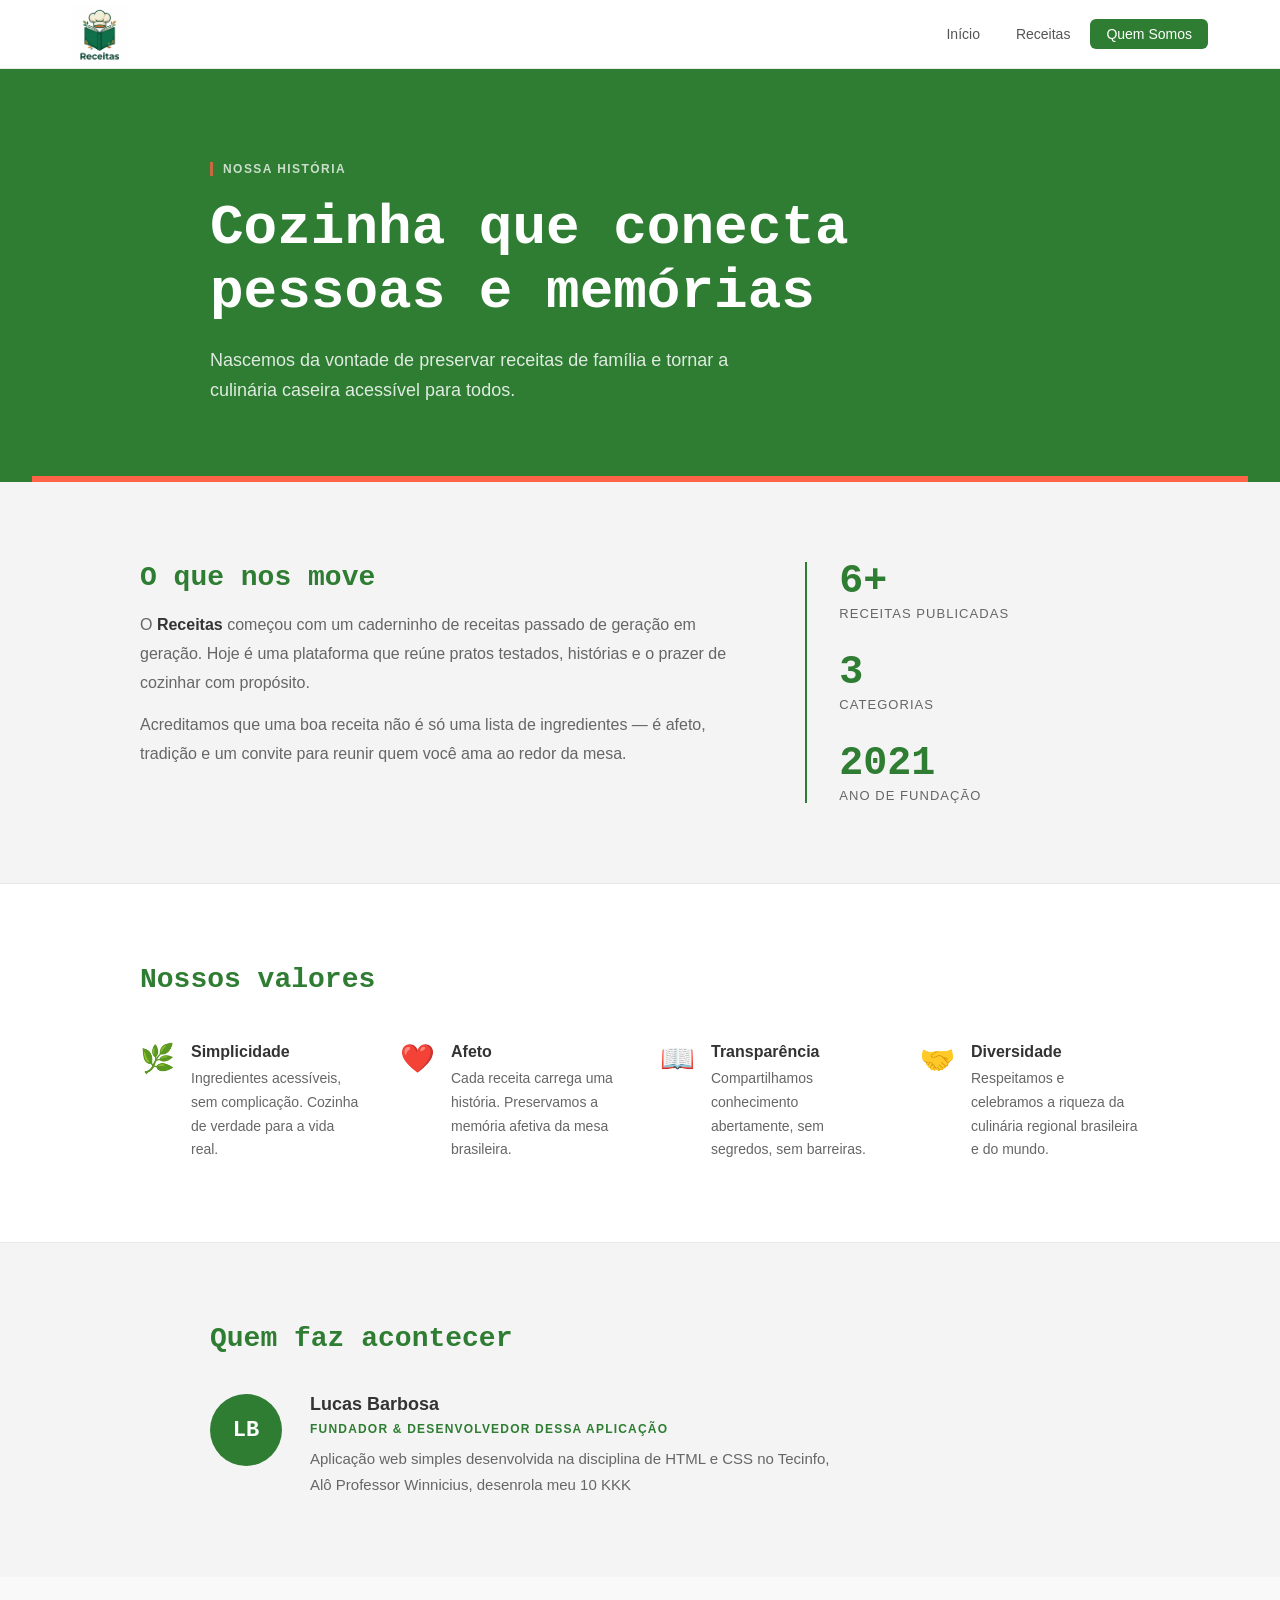
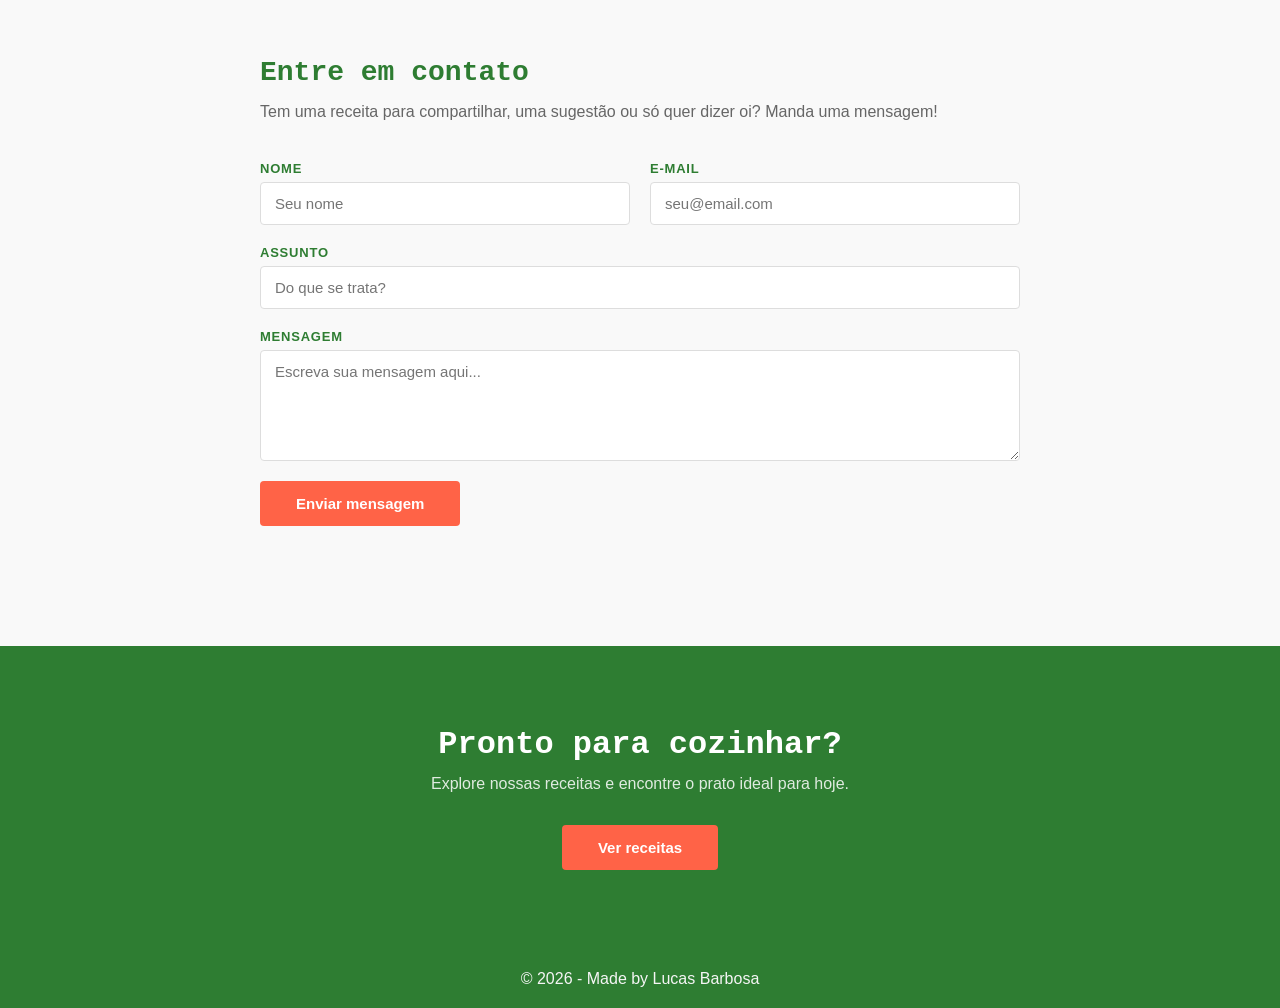
<file: HTML/quem-somos.html>
<!DOCTYPE html>
<html lang="pt-br">
<head>
    <meta charset="UTF-8">
    <meta name="viewport" content="width=device-width, initial-scale=1.0">
    <title>Quem Somos – Receitas</title>
    <link rel="stylesheet" href="../CSS/index.css">
    <link rel="stylesheet" href="../CSS/quem-somos.css">
</head>
<body>

<header>
    <nav>
        <div class="nav-logo">
            <img src="../images/logo.png" alt="Logo das Receitas">
        </div>
        <ul>
            <li><a href="../index.html#">Início</a></li>
            <li><a href="../index.html#container-cards">Receitas</a></li>
            <li><a href="quem-somos.html" class="active">Quem Somos</a></li>
        </ul>
    </nav>
</header>

<main>

    <!-- Hero -->
    <section class="qs-hero">
        <div class="qs-hero-inner">
            <span class="qs-label">Nossa história</span>
            <h1>Cozinha que conecta<br>pessoas e memórias</h1>
            <p>Nascemos da vontade de preservar receitas de família e tornar a culinária caseira acessível para todos.</p>
        </div>
        <div class="qs-hero-bar"></div>
    </section>

    <!-- Missão + Números -->
    <section class="qs-about">
        <div class="qs-about-inner">
            <div class="qs-about-text">
                <h2>O que nos move</h2>
                <p>
                    O <strong>Receitas</strong> começou com um caderninho de receitas passado de geração em geração.
                    Hoje é uma plataforma que reúne pratos testados, histórias e o prazer de cozinhar com propósito.
                </p>
                <p>
                    Acreditamos que uma boa receita não é só uma lista de ingredientes — é afeto,
                    tradição e um convite para reunir quem você ama ao redor da mesa.
                </p>
            </div>
            <div class="qs-stats">
                <div class="qs-stat">
                    <span class="qs-stat-num">6+</span>
                    <span class="qs-stat-label">Receitas publicadas</span>
                </div>
                <div class="qs-stat">
                    <span class="qs-stat-num">3</span>
                    <span class="qs-stat-label">Categorias</span>
                </div>
                <div class="qs-stat">
                    <span class="qs-stat-num">2021</span>
                    <span class="qs-stat-label">Ano de fundação</span>
                </div>
            </div>
        </div>
    </section>

    <!-- Valores -->
    <section class="qs-values-section">
        <div class="qs-values-inner">
            <h2>Nossos valores</h2>
            <div class="qs-values-list">
                <div class="qs-value-item">
                    <div class="qs-value-icon">🌿</div>
                    <div>
                        <h3>Simplicidade</h3>
                        <p>Ingredientes acessíveis, sem complicação. Cozinha de verdade para a vida real.</p>
                    </div>
                </div>
                <div class="qs-value-item">
                    <div class="qs-value-icon">❤️</div>
                    <div>
                        <h3>Afeto</h3>
                        <p>Cada receita carrega uma história. Preservamos a memória afetiva da mesa brasileira.</p>
                    </div>
                </div>
                <div class="qs-value-item">
                    <div class="qs-value-icon">📖</div>
                    <div>
                        <h3>Transparência</h3>
                        <p>Compartilhamos conhecimento abertamente, sem segredos, sem barreiras.</p>
                    </div>
                </div>
                <div class="qs-value-item">
                    <div class="qs-value-icon">🤝</div>
                    <div>
                        <h3>Diversidade</h3>
                        <p>Respeitamos e celebramos a riqueza da culinária regional brasileira e do mundo.</p>
                    </div>
                </div>
            </div>
        </div>
    </section>

    <!-- Time -->
    <section class="qs-team-section">
        <div class="qs-team-inner">
            <h2>Quem faz acontecer</h2>
            <div class="qs-team-row">
                <div class="qs-team-member">
                    <div class="qs-avatar">LB</div>
                    <div class="qs-member-info">
                        <h3>Lucas Barbosa</h3>
                        <span class="qs-role">Fundador & Desenvolvedor dessa Aplicação</span>
                        <p>Aplicação web simples desenvolvida na disciplina de HTML e CSS no Tecinfo, <br>
                            Alô Professor Winnicius, desenrola meu 10 KKK</p>
                    </div>
                </div>
            </div>
        </div>
    </section>

    <!-- Contato -->
    <section class="qs-contact-section">
        <div class="qs-contact-inner">
            <h2>Entre em contato</h2>
            <p>Tem uma receita para compartilhar, uma sugestão ou só quer dizer oi? Manda uma mensagem!</p>

            <div class="qs-contact-form">
                <div class="qs-form-row">
                    <div class="qs-form-group">
                        <label for="contact-name">Nome</label>
                        <input type="text" id="contact-name" placeholder="Seu nome">
                    </div>
                    <div class="qs-form-group">
                        <label for="contact-email">E-mail</label>
                        <input type="email" id="contact-email" placeholder="seu@email.com">
                    </div>
                </div>
                <div class="qs-form-group">
                    <label for="contact-subject">Assunto</label>
                    <input type="text" id="contact-subject" placeholder="Do que se trata?">
                </div>
                <div class="qs-form-group">
                    <label for="contact-message">Mensagem</label>
                    <textarea id="contact-message" rows="5" placeholder="Escreva sua mensagem aqui..."></textarea>
                </div>
                <button class="qs-contact-btn" onclick="enviarContato()">Enviar mensagem</button>
                <p class="qs-contact-feedback" id="contact-feedback"></p>
            </div>
        </div>
    </section>

    <section class="qs-cta">
        <div class="qs-cta-inner">
            <h2>Pronto para cozinhar?</h2>
            <p>Explore nossas receitas e encontre o prato ideal para hoje.</p>
            <a href="../index.html#container-cards" class="qs-cta-btn">Ver receitas</a>
        </div>
    </section>

</main>

<footer class="app-footer">
    <div class="footer-content">
        <p>&copy; 2026 - Made by Lucas Barbosa</p>
    </div>
</footer>

<script src="../JS/dados.js"></script>
<script src="../JS/quem-somos.js"></script>

</body>
</html>
</file>
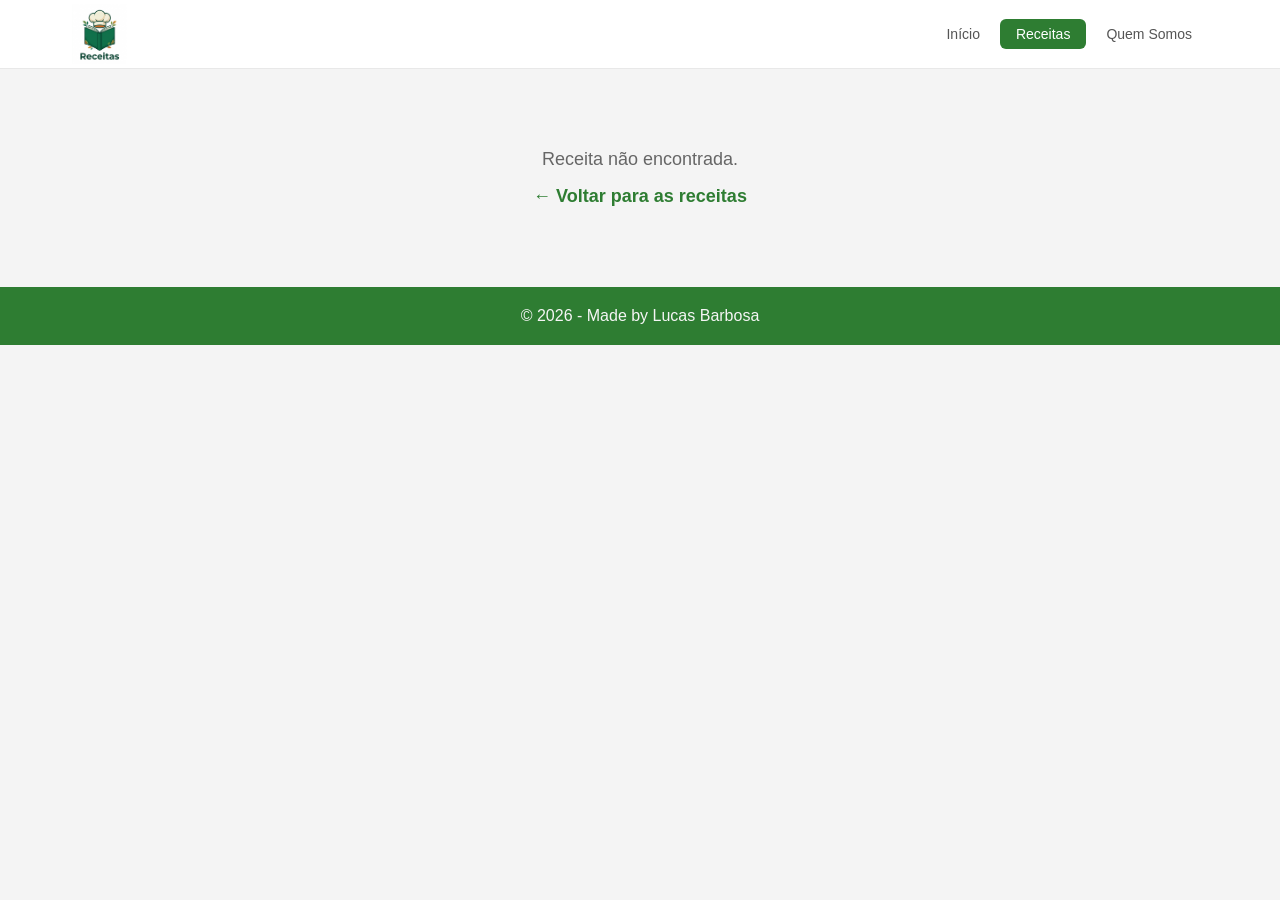
<file: HTML/receita.html>
<!DOCTYPE html>
<html lang="pt-br">
<head>
    <meta charset="UTF-8">
    <meta name="viewport" content="width=device-width, initial-scale=1.0">
    <title>Receita – Receitas</title>
    <link rel="stylesheet" href="../CSS/index.css">
    <link rel="stylesheet" href="../CSS/receita.css">
</head>
<body>

<header>
    <nav>
        <div class="nav-logo">
            <img src="../images/logo.png" alt="Logo das Receitas">
        </div>
        <ul>
            <li><a href="../index.html">Início</a></li>
            <li><a href="../index.html#container-cards">Receitas</a></li>
            <li><a href="quem-somos.html">Quem Somos</a></li>
        </ul>
    </nav>
</header>

<main>

    <!-- Preenchido pelo receita.js -->
    <div id="receita-conteudo"></div>

    <div id="receita-erro" style="display:none;" class="receita-erro">
        <p>Receita não encontrada.</p>
        <a href="../index.html#container-cards">← Voltar para as receitas</a>
    </div>

</main>

<footer class="app-footer">
    <div class="footer-content">
        <p>&copy; 2026 - Made by Lucas Barbosa</p>
    </div>
</footer>

<script src="../JS/dados.js"></script>
<script src="../JS/receita.js"></script>

</body>
</html>
</file>
<file: CSS/index.css>
:root {
    --primary-color: #2e7d32;
    --secondary-color: #ff6347;
    --background-color: #f4f4f4;
    --text-color: #333;
    --header-bg: #ffffff;
    --header-border: #e8e8e8;
    --card-bg: #fff;
    --card-shadow: rgba(0, 0, 0, 0.1);
    --card-hover-shadow: rgba(0, 0, 0, 0.2);

    --nav-link-color: #555;
    --nav-link-hover-bg: #e8e8e8;
    --nav-link-hover-color: #1b1b1b;
    --nav-link-active-color: #fff;
    --banner-text-color: #fff;
    --card-desc-color: #666;
    --card-btn-hover-color: #ff4500;
    --footer-bg: var(--primary-color);
    --footer-text-color: whitesmoke;
    --text-shadow-banner: rgba(0, 0, 0, 0.9);
}


* {
    margin: 0;
    padding: 0;
    box-sizing: border-box;
}

html {
    scroll-behavior: smooth;
}

@view-transition {
    navigation: auto;
}

body {
    font-family: 'Arial', sans-serif;
    background-color: var(--background-color);
    color: var(--text-color);
}

/* Header Styles */

header {
    background: var(--header-bg);
    border-bottom: 1px solid var(--header-border);
    position: sticky;
    top: 0;
    z-index: 100;
}

header nav {
    max-width: 1200px;
    margin: 0 auto;
    padding: 0 2rem;
    height: 68px;
    display: flex;
    justify-content: space-between;
    align-items: center;
    gap: 2rem;
}

.nav-logo {
    display: flex;
    align-items: center;
    gap: 10px;
}

.nav-logo img {
    height: 60px;
    width: auto;
}


header nav ul {
    list-style: none;
    display: flex;
    gap: 4px;
    margin: 0;
    padding: 0;
}

header nav ul a {
    text-decoration: none;
    font-size: 14px;
    color: var(--nav-link-color);
    padding: 7px 16px;
    border-radius: 6px;
    transition: background 0.2s, color 0.2s;
}

header nav ul a:focus { outline: none; }

header nav ul a:hover {
    background: var(--nav-link-hover-bg);
    color: var(--nav-link-hover-color);
}

header nav ul a.active {
    background: var(--primary-color);
    color: var(--nav-link-active-color);
    font-weight: 500;
}


/* Banner Styles */

.banner-container {
    position: relative;
    height: 100vh;
}

.parallax {
    position: absolute;
    inset: 0;
    background-attachment: fixed;
    background-position: center;
    background-repeat: no-repeat;
    background-size: cover;
    opacity: 0;
    transition: opacity 1.5s ease;
    z-index: 0;
}

.parallax.active {
    opacity: 1;
}


.banner-content {
    position: relative;
    z-index: 1;
    height: 100vh;
    display: flex;
    align-items: center;
    justify-content: center;
    color: var(--banner-text-color);
    font-size: 57px;
    font-weight: bold;
    text-shadow: 4px 4px 12px var(--text-shadow-banner);
    font-style: italic;
    font-family: 'Courier New', Courier, monospace;
}


/* Card Styles */

.container-cards {
    display: flex;      
    flex-direction: row;
    flex-wrap: wrap;        
    gap: 20px;       
    justify-content: center; 
    padding: 20px;
}

.card {
    background-color: var(--card-bg);
    border-radius: 16px;
    box-shadow: 0 4px 8px var(--card-shadow);
    overflow: hidden;
    width: 300px;         
    height: 350px;       
    display: flex;
    flex-direction: column; 
    align-items: center;
    transition: transform 0.3s ease, box-shadow 0.3s ease;
}

.card:hover {
    transform: translateY(-10px);
    box-shadow: 0 8px 16px var(--card-hover-shadow);
}

.card img {
    width: 100%;
    height: 180px;
    object-fit: cover;
    display: block; 
}

.card-btn {
    background-color: var(--secondary-color);
    color: var(--nav-link-active-color);
    border: none;
    padding: 10px 20px;
    margin-top: auto; 
    cursor: pointer;
    font-size: 16px;
    transition: background-color 0.3s ease;
    width: 100%;
}

.card-btn:hover {
    background-color: var(--card-btn-hover-color);
}

.card h2 {
   margin: 2vh;
}

.card-desc {
    padding: 0 20px;
    text-align: center;
    font-size: 16px;
    color: var(--card-desc-color);
}


/* Footer */
.app-footer {
    background-color: var(--footer-bg);
    text-align: center;
    color: var(--footer-text-color);
    padding: 20px 0;
}

.footer-content {
    max-width: 1200px;
    margin: 0 auto;
    padding: 0 2rem;
}
</file>
<file: CSS/quem-somos.css>
/* 
   Layout editorial — sem cards genéricos.
   Usa as variáveis de index.css (:root).
 */

/*  Hero  */
.qs-hero {
    background-color: var(--primary-color);
    color: var(--nav-link-active-color);
    padding: 90px 2rem 0;
    position: relative;
    overflow: hidden;
}

.qs-hero-inner {
    max-width: 860px;
    margin: 0 auto;
    padding-bottom: 70px;
}

.qs-label {
    display: inline-block;
    font-size: 12px;
    font-weight: 600;
    letter-spacing: 0.12em;
    text-transform: uppercase;
    opacity: 0.75;
    margin-bottom: 20px;
    border-left: 3px solid var(--secondary-color);
    padding-left: 10px;
}

.qs-hero h1 {
    font-family: 'Courier New', Courier, monospace;
    font-size: clamp(32px, 5vw, 56px);
    font-weight: bold;
    line-height: 1.15;
    margin-bottom: 20px;
}

.qs-hero p {
    font-size: 18px;
    opacity: 0.85;
    max-width: 560px;
    line-height: 1.7;
}

.qs-hero-bar {
    height: 6px;
    background: var(--secondary-color);
    margin-top: 0;
}

/*  About / Missão + Números  */
.qs-about {
    background-color: var(--background-color);
    padding: 80px 2rem;
}

.qs-about-inner {
    max-width: 1000px;
    margin: 0 auto;
    display: flex;
    gap: 64px;
    align-items: flex-start;
    flex-wrap: wrap;
}

.qs-about-text {
    flex: 2;
    min-width: 260px;
}

.qs-about-text h2 {
    font-family: 'Courier New', Courier, monospace;
    font-size: 28px;
    color: var(--primary-color);
    margin-bottom: 18px;
}

.qs-about-text p {
    font-size: 16px;
    color: var(--card-desc-color);
    line-height: 1.8;
    margin-bottom: 14px;
}

.qs-about-text strong {
    color: var(--text-color);
}

.qs-stats {
    flex: 1;
    min-width: 200px;
    display: flex;
    flex-direction: column;
    gap: 32px;
    border-left: 2px solid var(--primary-color);
    padding-left: 32px;
}

.qs-stat {
    display: flex;
    flex-direction: column;
    gap: 4px;
}

.qs-stat-num {
    font-family: 'Courier New', Courier, monospace;
    font-size: 40px;
    font-weight: bold;
    color: var(--primary-color);
    line-height: 1;
}

.qs-stat-label {
    font-size: 13px;
    color: var(--card-desc-color);
    text-transform: uppercase;
    letter-spacing: 0.08em;
}

/*  Valores  */
.qs-values-section {
    background-color: var(--header-bg);
    border-top: 1px solid var(--header-border);
    border-bottom: 1px solid var(--header-border);
    padding: 80px 2rem;
}

.qs-values-inner {
    max-width: 1000px;
    margin: 0 auto;
}

.qs-values-inner h2 {
    font-family: 'Courier New', Courier, monospace;
    font-size: 28px;
    color: var(--primary-color);
    margin-bottom: 48px;
}

.qs-values-list {
    display: grid;
    grid-template-columns: repeat(auto-fit, minmax(220px, 1fr));
    gap: 40px;
}

.qs-value-item {
    display: flex;
    gap: 16px;
    align-items: flex-start;
}

.qs-value-icon {
    font-size: 28px;
    line-height: 1;
    flex-shrink: 0;
    margin-top: 2px;
}

.qs-value-item h3 {
    font-size: 16px;
    font-weight: 700;
    color: var(--text-color);
    margin-bottom: 6px;
}

.qs-value-item p {
    font-size: 14px;
    color: var(--card-desc-color);
    line-height: 1.7;
    margin: 0;
}

/* ---- Time ---- */
.qs-team-section {
    background-color: var(--background-color);
    padding: 80px 2rem;
}

.qs-team-inner {
    max-width: 860px;
    margin: 0 auto;
}

.qs-team-inner h2 {
    font-family: 'Courier New', Courier, monospace;
    font-size: 28px;
    color: var(--primary-color);
    margin-bottom: 40px;
}

.qs-team-row {
    display: flex;
    flex-direction: column;
    gap: 32px;
}

.qs-team-member {
    display: flex;
    gap: 28px;
    align-items: flex-start;
    padding-bottom: 32px;
    border-bottom: 1px solid var(--header-border);
}

.qs-team-member:last-child {
    border-bottom: none;
    padding-bottom: 0;
}

.qs-avatar {
    width: 72px;
    height: 72px;
    border-radius: 50%;
    background-color: var(--primary-color);
    color: var(--nav-link-active-color);
    font-family: 'Courier New', Courier, monospace;
    font-size: 22px;
    font-weight: bold;
    display: flex;
    align-items: center;
    justify-content: center;
    flex-shrink: 0;
}

.qs-member-info h3 {
    font-size: 18px;
    font-weight: 700;
    color: var(--text-color);
    margin-bottom: 4px;
}

.qs-role {
    display: inline-block;
    font-size: 12px;
    font-weight: 600;
    letter-spacing: 0.1em;
    text-transform: uppercase;
    color: var(--primary-color);
    margin-bottom: 10px;
}

.qs-member-info p {
    font-size: 15px;
    color: var(--card-desc-color);
    line-height: 1.7;
    margin: 0;
}

/*  CTA  */
.qs-cta {
    background-color: var(--primary-color);
    padding: 80px 2rem;
    text-align: center;
    color: var(--nav-link-active-color);
}

.qs-cta-inner {
    max-width: 600px;
    margin: 0 auto;
}

.qs-cta h2 {
    font-family: 'Courier New', Courier, monospace;
    font-size: 32px;
    margin-bottom: 12px;
}

.qs-cta p {
    font-size: 16px;
    opacity: 0.85;
    margin-bottom: 32px;
}

.qs-cta-btn {
    display: inline-block;
    background-color: var(--secondary-color);
    color: var(--nav-link-active-color);
    text-decoration: none;
    font-size: 15px;
    font-weight: 600;
    padding: 14px 36px;
    border-radius: 4px;
    transition: background-color 0.3s ease, transform 0.2s ease;
}

.qs-cta-btn:hover {
    background-color: var(--card-btn-hover-color);
    transform: translateY(-2px);
}

/*  Contato  */
.qs-contact-section {
    padding: 80px 2rem;
    background-color: var(--bg-color, #f9f9f9);
}

.qs-contact-inner {
    max-width: 760px;
    margin: 0 auto;
}

.qs-contact-inner h2 {
    font-family: 'Courier New', Courier, monospace;
    font-size: 28px;
    color: var(--primary-color);
    margin-bottom: 10px;
}

.qs-contact-inner > p {
    font-size: 16px;
    color: var(--card-desc-color);
    margin-bottom: 36px;
    line-height: 1.7;
}

.qs-contact-form {
    display: flex;
    flex-direction: column;
    gap: 20px;
}

.qs-form-row {
    display: flex;
    gap: 20px;
}

.qs-form-group {
    display: flex;
    flex-direction: column;
    gap: 6px;
    flex: 1;
}

.qs-form-group label {
    font-size: 13px;
    font-weight: 600;
    letter-spacing: 0.06em;
    text-transform: uppercase;
    color: var(--primary-color);
}

.qs-form-group input,
.qs-form-group textarea {
    padding: 12px 14px;
    border: 1.5px solid #ddd;
    border-radius: 4px;
    font-size: 15px;
    font-family: inherit;
    color: #333;
    background: #fff;
    transition: border-color 0.25s ease;
    resize: vertical;
}

.qs-form-group input:focus,
.qs-form-group textarea:focus {
    outline: none;
    border-color: var(--primary-color);
}

.qs-contact-btn {
    align-self: flex-start;
    background-color: var(--secondary-color);
    color: #fff;
    border: none;
    padding: 14px 36px;
    font-size: 15px;
    font-weight: 600;
    border-radius: 4px;
    cursor: pointer;
    transition: background-color 0.3s ease, transform 0.2s ease;
}

.qs-contact-btn:hover {
    background-color: var(--card-btn-hover-color, #e5533d);
    transform: translateY(-2px);
}

.qs-contact-feedback {
    font-size: 14px;
    color: var(--primary-color);
    min-height: 20px;
}

/*  Responsivo  */
@media (max-width: 640px) {
    .qs-about-inner {
        flex-direction: column;
        gap: 40px;
    }

    .qs-stats {
        border-left: none;
        padding-left: 0;
        border-top: 2px solid var(--primary-color);
        padding-top: 32px;
        flex-direction: row;
        flex-wrap: wrap;
        gap: 24px;
    }

    .qs-team-member {
        flex-direction: column;
        align-items: center;
        text-align: center;
    }
}
</file>
<file: CSS/receita.css>
/* 
   Página individual de receita.
   Usa as variáveis de index.css (:root).
 */

/* ── Hero com imagem de fundo ── */
.receita-hero {
    height: 480px;
    background-size: cover;
    background-position: center;
    position: relative;
    display: flex;
    align-items: flex-end;
}

.receita-hero-overlay {
    width: 100%;
    background: linear-gradient(to top, rgba(0,0,0,0.82) 0%, rgba(0,0,0,0.3) 60%, transparent 100%);
    padding: 40px 2rem 48px;
    max-width: 100%;
    box-sizing: border-box;
}

.receita-voltar {
    display: inline-block;
    color: rgba(255,255,255,0.8);
    text-decoration: none;
    font-size: 14px;
    margin-bottom: 16px;
    transition: color 0.2s;
}

.receita-voltar:hover {
    color: var(--nav-link-active-color);
    background-color: var(--primary-color);
    padding: 6px;
    border-radius: 6px;
    transition: color 0.2s, background-color 0.2s, padding 0.2s;
}

.receita-hero-overlay h1 {
    font-family: 'Courier New', Courier, monospace;
    font-size: clamp(28px, 4vw, 48px);
    font-weight: bold;
    color: var(--nav-link-active-color);
    margin-bottom: 10px;
    max-width: 860px;

    
}

.receita-desc {
    font-size: 16px;
    color: rgba(255,255,255,0.85);
    max-width: 600px;
    line-height: 1.6;
    margin-bottom: 20px;
}

.receita-meta {
    display: flex;
    gap: 24px;
    flex-wrap: wrap;
}

.receita-meta span {
    font-size: 14px;
    color: rgba(255,255,255,0.9);
    background: rgba(255,255,255,0.15);
    padding: 6px 14px;
    border-radius: 20px;
    backdrop-filter: blur(4px);
}

/*  Corpo: ingredientes + preparo  */
.receita-corpo {
    max-width: 1000px;
    margin: 60px auto;
    padding: 0 2rem;
    display: flex;
    gap: 60px;
    align-items: flex-start;
    flex-wrap: wrap;
}

/* Ingredientes */
.receita-ingredientes {
    flex: 0 0 260px;
    min-width: 220px;
    position: sticky;
    top: 88px;
}

.receita-ingredientes h2,
.receita-preparo h2 {
    font-family: 'Courier New', Courier, monospace;
    font-size: 22px;
    color: var(--primary-color);
    margin-bottom: 20px;
    padding-bottom: 10px;
    border-bottom: 2px solid var(--primary-color);
}

.receita-ingredientes ul {
    list-style: none;
    padding: 0;
    margin: 0;
    display: flex;
    flex-direction: column;
    gap: 10px;
}

.receita-ingredientes ul li {
    font-size: 15px;
    color: var(--text-color);
    padding: 10px 14px;
    background-color: var(--header-bg);
    border-left: 3px solid var(--primary-color);
    border-radius: 0 6px 6px 0;
    line-height: 1.5;
}

/* Preparo */
.receita-preparo {
    flex: 1;
    min-width: 280px;
}

.passos {
    display: flex;
    flex-direction: column;
    gap: 20px;
}

.passo {
    display: flex;
    gap: 18px;
    align-items: flex-start;
}

.passo-num {
    flex-shrink: 0;
    width: 36px;
    height: 36px;
    border-radius: 50%;
    background-color: var(--primary-color);
    color: var(--nav-link-active-color);
    font-family: 'Courier New', Courier, monospace;
    font-size: 15px;
    font-weight: bold;
    display: flex;
    align-items: center;
    justify-content: center;
}

.passo p {
    font-size: 15px;
    color: var(--card-desc-color);
    line-height: 1.8;
    margin: 0;
    padding-top: 6px;
}

/* Erro */
.receita-erro {
    text-align: center;
    padding: 80px 2rem;
    font-size: 18px;
    color: var(--card-desc-color);
}

.receita-erro a {
    display: inline-block;
    margin-top: 16px;
    color: var(--primary-color);
    text-decoration: none;
    font-weight: 600;
}

/* Responsivo */
@media (max-width: 640px) {
    .receita-hero {
        height: 360px;
    }

    .receita-corpo {
        flex-direction: column;
        gap: 40px;
    }

    .receita-ingredientes {
        position: static;
        flex: 1 1 100%;
    }
}
</file>
